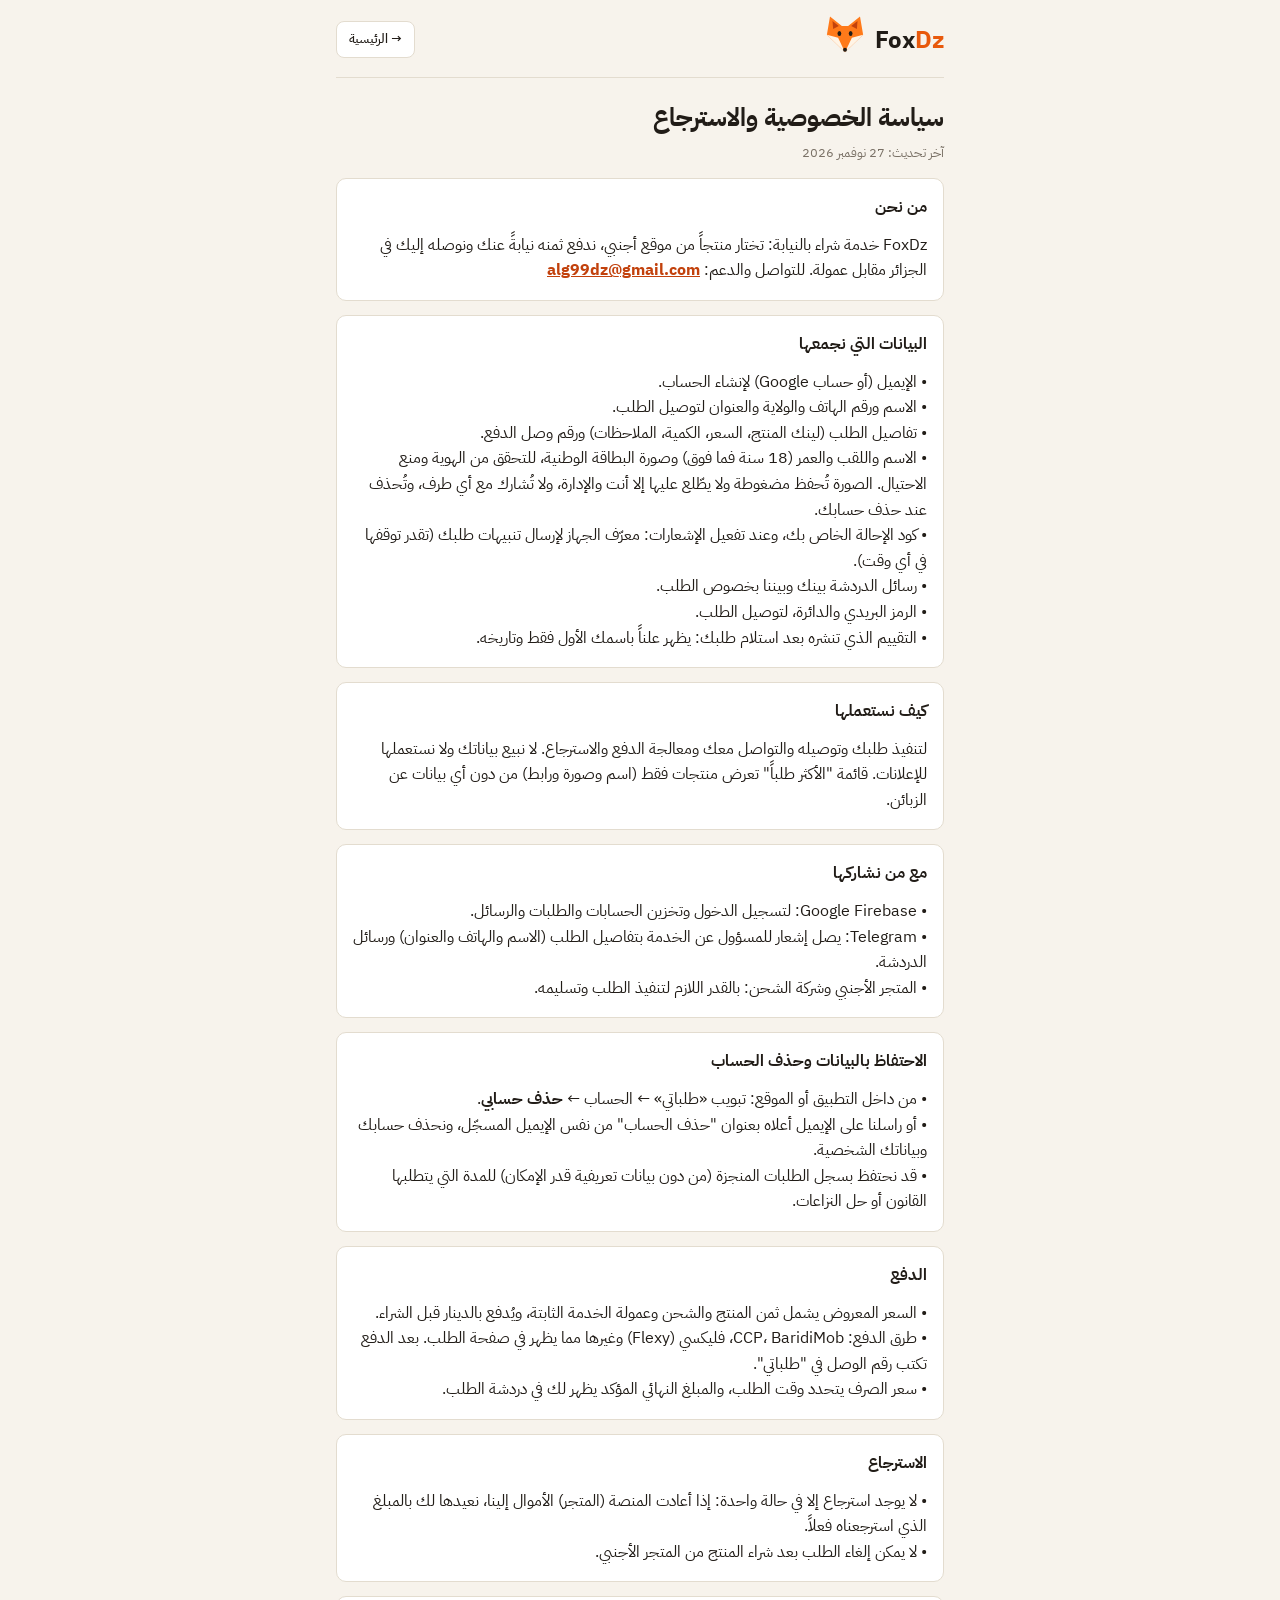
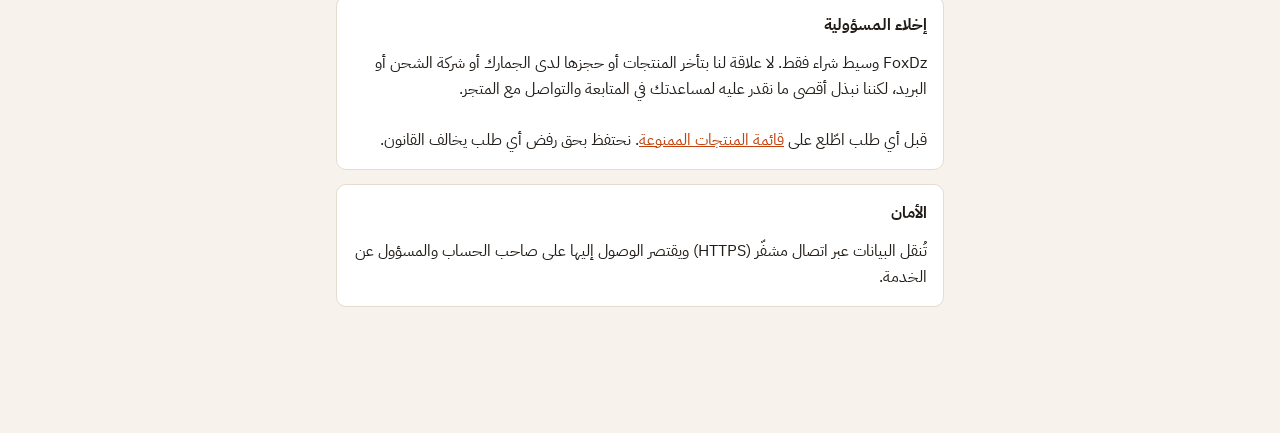
<file: privacy.html>
<!DOCTYPE html>
<html lang="ar" dir="rtl">
<head>
<meta charset="utf-8">
<meta name="viewport" content="width=device-width,initial-scale=1">
<title>FoxDz — الخصوصية والاسترجاع</title>
<link rel="icon" href="logo.svg" type="image/svg+xml">
<script>document.write('<link rel="stylesheet" href="https://fonts.googleapis.com/css2?family=IBM+Plex+Sans+Arabic:wght@400;500;600;700&display=swap">')</script>
<link rel="stylesheet" href="style.css">
</head>
<body>
<div class="wrap">
  <div class="top"><div class="brand"><span id="logo"></span><div>Fox<b>Dz</b></div></div><a class="btn sec sm" href="index.html">→ الرئيسية</a></div>
  <h1>سياسة الخصوصية والاسترجاع</h1>
  <div class="muted">آخر تحديث: 27 نوفمبر 2026</div>

  <div class="card"><h2>من نحن</h2>
    FoxDz خدمة شراء بالنيابة: تختار منتجاً من موقع أجنبي، ندفع ثمنه نيابةً عنك ونوصله إليك في الجزائر مقابل عمولة.
    للتواصل والدعم: <b><a href="mailto:alg99dz@gmail.com">alg99dz@gmail.com</a></b></div>

  <div class="card"><h2>البيانات التي نجمعها</h2>
    • الإيميل (أو حساب Google) لإنشاء الحساب.<br>
    • الاسم ورقم الهاتف والولاية والعنوان لتوصيل الطلب.<br>
    • تفاصيل الطلب (لينك المنتج، السعر، الكمية، الملاحظات) ورقم وصل الدفع.<br>
    • الاسم واللقب والعمر (18 سنة فما فوق) وصورة البطاقة الوطنية، للتحقق من الهوية ومنع الاحتيال. الصورة تُحفظ مضغوطة ولا يطّلع عليها إلا أنت والإدارة، ولا تُشارك مع أي طرف، وتُحذف عند حذف حسابك.<br>
    • كود الإحالة الخاص بك، وعند تفعيل الإشعارات: معرّف الجهاز لإرسال تنبيهات طلبك (تقدر توقفها في أي وقت).<br>
    • رسائل الدردشة بينك وبيننا بخصوص الطلب.<br>
    • الرمز البريدي والدائرة، لتوصيل الطلب.<br>
    • التقييم الذي تنشره بعد استلام طلبك: يظهر علناً باسمك الأول فقط وتاريخه.</div>

  <div class="card"><h2>كيف نستعملها</h2>
    لتنفيذ طلبك وتوصيله والتواصل معك ومعالجة الدفع والاسترجاع. لا نبيع بياناتك ولا نستعملها للإعلانات. قائمة "الأكثر طلباً" تعرض منتجات فقط (اسم وصورة ورابط) من دون أي بيانات عن الزبائن.</div>

  <div class="card"><h2>مع من نشاركها</h2>
    • Google Firebase: لتسجيل الدخول وتخزين الحسابات والطلبات والرسائل.<br>
    • Telegram: يصل إشعار للمسؤول عن الخدمة بتفاصيل الطلب (الاسم والهاتف والعنوان) ورسائل الدردشة.<br>
    • المتجر الأجنبي وشركة الشحن: بالقدر اللازم لتنفيذ الطلب وتسليمه.</div>

  <div class="card"><h2>الاحتفاظ بالبيانات وحذف الحساب</h2>
    • من داخل التطبيق أو الموقع: تبويب «طلباتي» ← الحساب ← <b>حذف حسابي</b>.<br>
    • أو راسلنا على الإيميل أعلاه بعنوان "حذف الحساب" من نفس الإيميل المسجّل، ونحذف حسابك وبياناتك الشخصية.<br>
    • قد نحتفظ بسجل الطلبات المنجزة (من دون بيانات تعريفية قدر الإمكان) للمدة التي يتطلبها القانون أو حل النزاعات.</div>

  <div class="card"><h2>الدفع</h2>
    • السعر المعروض يشمل ثمن المنتج والشحن وعمولة الخدمة الثابتة، ويُدفع بالدينار قبل الشراء.<br>
    • طرق الدفع: CCP، BaridiMob، فليكسي (Flexy) وغيرها مما يظهر في صفحة الطلب. بعد الدفع تكتب رقم الوصل في "طلباتي".<br>
    • سعر الصرف يتحدد وقت الطلب، والمبلغ النهائي المؤكد يظهر لك في دردشة الطلب.</div>

  <div class="card"><h2>الاسترجاع</h2>
    • لا يوجد استرجاع إلا في حالة واحدة: إذا أعادت المنصة (المتجر) الأموال إلينا، نعيدها لك بالمبلغ الذي استرجعناه فعلاً.<br>
    • لا يمكن إلغاء الطلب بعد شراء المنتج من المتجر الأجنبي.</div>

  <div class="card"><h2>إخلاء المسؤولية</h2>
    FoxDz وسيط شراء فقط. لا علاقة لنا بتأخر المنتجات أو حجزها لدى الجمارك أو شركة الشحن أو البريد، لكننا نبذل أقصى ما نقدر عليه لمساعدتك في المتابعة والتواصل مع المتجر.<br><br>
    قبل أي طلب اطّلع على <a href="prohibited.html">قائمة المنتجات الممنوعة</a>. نحتفظ بحق رفض أي طلب يخالف القانون.</div>

  <div class="card"><h2>الأمان</h2>
    تُنقل البيانات عبر اتصال مشفّر (HTTPS) ويقتصر الوصول إليها على صاحب الحساب والمسؤول عن الخدمة.</div>
</div>
<script type="module">
import { LOGO } from "./common.js";
document.getElementById("logo").innerHTML = LOGO(40);
</script>
</body>
</html>
</file>
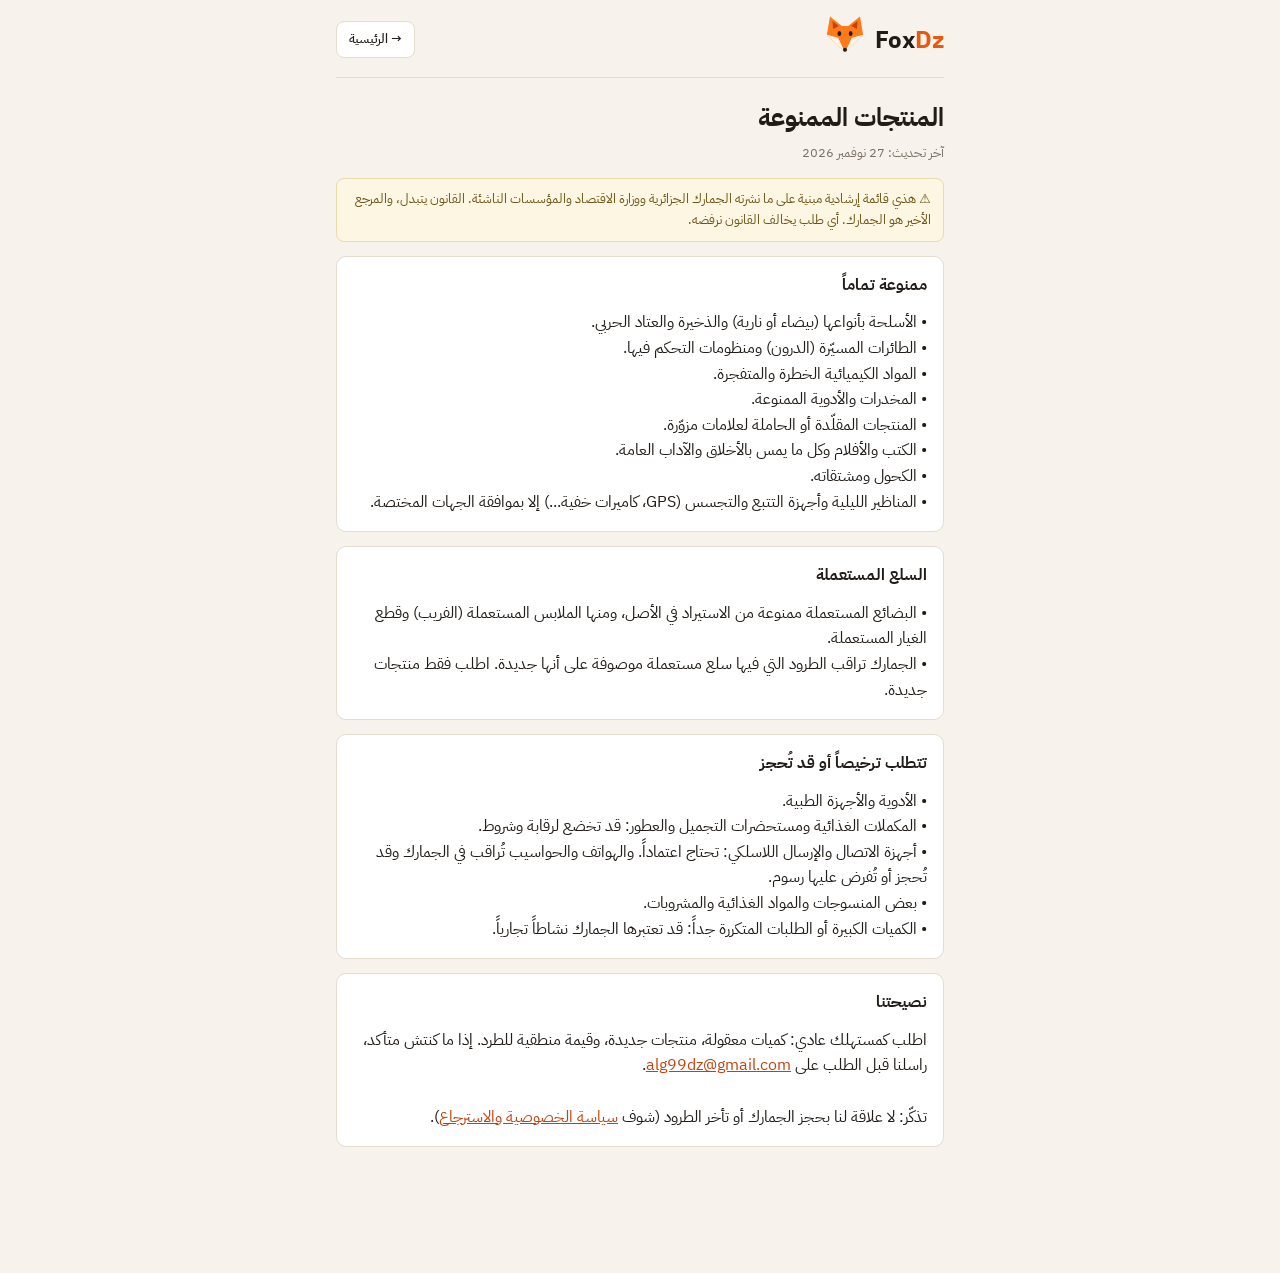
<file: prohibited.html>
<!DOCTYPE html>
<html lang="ar" dir="rtl">
<head>
<meta charset="utf-8">
<meta name="viewport" content="width=device-width,initial-scale=1">
<title>FoxDz — الخصوصية والاسترجاع</title>
<link rel="icon" href="logo.svg" type="image/svg+xml">
<script>document.write('<link rel="stylesheet" href="https://fonts.googleapis.com/css2?family=IBM+Plex+Sans+Arabic:wght@400;500;600;700&display=swap">')</script>
<link rel="stylesheet" href="style.css">
</head>
<body>
<div class="wrap">
  <div class="top"><div class="brand"><span id="logo"></span><div>Fox<b>Dz</b></div></div><a class="btn sec sm" href="index.html">→ الرئيسية</a></div>
  <h1>المنتجات الممنوعة</h1>
  <div class="muted">آخر تحديث: 27 نوفمبر 2026</div>

  <div class="note" style="margin-top:14px">⚠️ هذي قائمة إرشادية مبنية على ما نشرته الجمارك الجزائرية ووزارة الاقتصاد والمؤسسات الناشئة. القانون يتبدل، والمرجع الأخير هو الجمارك. أي طلب يخالف القانون نرفضه.</div>

  <div class="card"><h2>ممنوعة تماماً</h2>
    • الأسلحة بأنواعها (بيضاء أو نارية) والذخيرة والعتاد الحربي.<br>
    • الطائرات المسيّرة (الدرون) ومنظومات التحكم فيها.<br>
    • المواد الكيميائية الخطرة والمتفجرة.<br>
    • المخدرات والأدوية الممنوعة.<br>
    • المنتجات المقلّدة أو الحاملة لعلامات مزوّرة.<br>
    • الكتب والأفلام وكل ما يمس بالأخلاق والآداب العامة.<br>
    • الكحول ومشتقاته.<br>
    • المناظير الليلية وأجهزة التتبع والتجسس (GPS، كاميرات خفية...) إلا بموافقة الجهات المختصة.</div>

  <div class="card"><h2>السلع المستعملة</h2>
    • البضائع المستعملة ممنوعة من الاستيراد في الأصل، ومنها الملابس المستعملة (الفريب) وقطع الغيار المستعملة.<br>
    • الجمارك تراقب الطرود التي فيها سلع مستعملة موصوفة على أنها جديدة. اطلب فقط منتجات جديدة.</div>

  <div class="card"><h2>تتطلب ترخيصاً أو قد تُحجز</h2>
    • الأدوية والأجهزة الطبية.<br>
    • المكملات الغذائية ومستحضرات التجميل والعطور: قد تخضع لرقابة وشروط.<br>
    • أجهزة الاتصال والإرسال اللاسلكي: تحتاج اعتماداً. والهواتف والحواسيب تُراقب في الجمارك وقد تُحجز أو تُفرض عليها رسوم.<br>
    • بعض المنسوجات والمواد الغذائية والمشروبات.<br>
    • الكميات الكبيرة أو الطلبات المتكررة جداً: قد تعتبرها الجمارك نشاطاً تجارياً.</div>

  <div class="card"><h2>نصيحتنا</h2>
    اطلب كمستهلك عادي: كميات معقولة، منتجات جديدة، وقيمة منطقية للطرد. إذا ما كنتش متأكد، راسلنا قبل الطلب على
    <a href="mailto:alg99dz@gmail.com">alg99dz@gmail.com</a>.<br><br>
    تذكّر: لا علاقة لنا بحجز الجمارك أو تأخر الطرود (شوف <a href="privacy.html">سياسة الخصوصية والاسترجاع</a>).</div>
</div>
<script type="module">
import { LOGO } from "./common.js";
document.getElementById("logo").innerHTML = LOGO(40);
</script>
</body>
</html>
</file>
<file: style.css>
:root{--bg:#f7f3ec;--card:#fff;--card2:#f0eadf;--line:#e3dccf;--txt:#211c17;--mut:#7a7166;--or:#e8590c;--or2:#c2410c;--ok:#1f8a5b;--warn:#b7791f;--bad:#c53030}
*{box-sizing:border-box;-webkit-tap-highlight-color:transparent}
body{margin:0;font-family:'IBM Plex Sans Arabic','Tajawal',system-ui,Tahoma,sans-serif;color:var(--txt);line-height:1.6;min-height:100vh;background:var(--bg);padding-bottom:72px}
.wrap{max-width:640px;margin:0 auto;padding:14px 16px 40px}
.top{display:flex;justify-content:space-between;align-items:center;gap:8px;padding-bottom:12px;border-bottom:1px solid var(--line)}
.brand{display:flex;align-items:center;gap:10px;font-weight:700;font-size:24px;direction:ltr;color:var(--txt)}
.brand b{color:var(--or)}
.brand small{font-size:11px;font-weight:400;color:var(--mut);display:block;direction:rtl;margin-top:-4px}
h1{font-size:25px;line-height:1.4;margin:22px 0 8px;font-weight:700}
h2{font-size:16px;margin:0 0 12px;font-weight:700}
.grad{color:var(--or)}
.card{background:var(--card);border:1px solid var(--line);border-radius:10px;padding:16px;margin:14px 0}
label{display:block;font-size:13px;margin:14px 0 5px;color:var(--mut);font-weight:500}
input,select,textarea{width:100%;padding:11px 12px;border:1px solid var(--line);border-radius:8px;font-size:15px;background:#fff;color:var(--txt);font-family:inherit;outline:none;transition:border-color .15s}
input:focus,select:focus,textarea:focus{border-color:var(--or)}
textarea{min-height:68px;resize:vertical}
::placeholder{color:#b3aa9c}
button,.btn{display:inline-block;text-align:center;text-decoration:none;padding:11px 18px;border:0;border-radius:8px;background:var(--or);color:#fff;font-size:15px;font-weight:600;cursor:pointer;margin-top:12px;font-family:inherit}
button:hover,.btn:hover{background:var(--or2)}
button:active,.btn:active{transform:translateY(1px)}
button:disabled{opacity:.5}
button.sec,.btn.sec{background:#fff;color:var(--txt);border:1px solid var(--line);font-weight:500}
button.sec:hover,.btn.sec:hover{background:var(--card2)}
button.sm,.btn.sm{padding:7px 12px;font-size:13px;margin-top:0}
.full{width:100%}.row{display:flex;gap:10px}.row>*{flex:1;min-width:0}
.quote{background:#fff7ed;border:1px solid #f5d5b8;border-radius:8px;padding:12px;margin-top:14px;font-size:14px}
.quote .tot{font-size:23px;font-weight:700}
.badge{display:inline-block;padding:2px 10px;border-radius:5px;font-size:12px;font-weight:600;background:var(--card2);color:var(--mut);white-space:nowrap}
.b-new{background:#fdf1d8;color:var(--warn)}
.b-paid,.b-purchased,.b-shipped,.b-arrived{background:#fde6d6;color:var(--or2)}
.b-delivered{background:#dcf2e6;color:var(--ok)}
.b-delayed,.b-held,.b-refunded,.b-cancelled{background:#fbe0e0;color:var(--bad)}
.msg{padding:10px 12px;border-radius:8px;margin:10px 0;font-size:14px}.err{background:#fbe0e0;color:#8f2222}.ok{background:#dcf2e6;color:#175f40}
.muted{color:var(--mut);font-size:13px}
a{color:var(--or2);word-break:break-all}.hide{display:none!important}
.steps{display:grid;grid-template-columns:repeat(4,1fr);gap:8px;margin:18px 0;counter-reset:s}
.step{background:var(--card);border:1px solid var(--line);border-radius:8px;padding:10px 6px;text-align:center;font-size:12.5px;counter-increment:s;line-height:1.35}
.step i{display:block;font-style:normal;font-weight:700;color:var(--or);font-size:18px}
.step i:before{content:counter(s)}
.dot{display:inline-block;width:8px;height:8px;border-radius:50%;background:var(--or);margin-inline-start:6px}
.ord{display:flex;gap:12px;align-items:center}
.ord img{width:56px;height:56px;border-radius:8px;object-fit:cover;background:var(--card2);flex:none}
.ord .ph{width:56px;height:56px;border-radius:8px;background:var(--card2);display:grid;place-items:center;font-size:22px;flex:none}
.grow{flex:1;min-width:0}.grow b{display:block;overflow:hidden;text-overflow:ellipsis;white-space:nowrap}
.tabs{display:flex;gap:6px;margin:14px 0 4px}.tabs button{margin:0;flex:1}
.chips{display:flex;gap:6px;overflow-x:auto;padding:4px 0 8px}
.chip{margin:0;padding:6px 13px;font-size:13px;border-radius:30px;background:#fff;color:var(--txt);border:1px solid var(--line);white-space:nowrap;font-weight:500}
.chip.on{background:var(--txt);color:#fff;border-color:var(--txt)}
.tiles{display:grid;grid-template-columns:1fr 1fr;gap:10px;margin:12px 0}
.tile{background:var(--card);border:1px solid var(--line);border-radius:10px;padding:12px}
.tile b{display:block;font-size:22px}.tile span{color:var(--mut);font-size:12px}
details{background:var(--card);border:1px solid var(--line);border-radius:10px;margin:10px 0;overflow:hidden}
summary{padding:13px 14px;cursor:pointer;list-style:none}summary::-webkit-details-marker{display:none}
details .body{padding:0 14px 14px;border-top:1px solid var(--line)}
.kv{margin:8px 0;font-size:14px}.kv span{color:var(--mut)}
.or{display:flex;align-items:center;gap:10px;color:var(--mut);font-size:12px;margin:14px 0 2px}.or:before,.or:after{content:'';flex:1;height:1px;background:var(--line)}
.banner{background:var(--txt);color:#fff;font-weight:500;text-align:center;padding:9px 12px;border-radius:8px;margin:12px 0;font-size:14px}
.nav{position:fixed;bottom:0;left:0;right:0;display:flex;background:#fff;border-top:1px solid var(--line);z-index:20}
.nav button{flex:1;margin:0;border-radius:0;background:transparent;color:var(--mut);padding:8px 4px 7px;font-size:11.5px;font-weight:500}
.nav button:hover{background:transparent}
.nav button svg{display:block;margin:0 auto 2px;width:22px;height:22px;stroke:currentColor;fill:none;stroke-width:1.8;stroke-linecap:round;stroke-linejoin:round}
.nav button.on{color:var(--or)}
.fab{position:fixed;left:14px;bottom:80px;width:48px;height:48px;border-radius:50%;background:var(--or);display:grid;place-items:center;font-size:22px;text-decoration:none;z-index:21;border:2px solid #fff}
.sale{display:flex;justify-content:space-between;align-items:center;gap:10px;padding:10px 0;border-bottom:1px solid var(--line)}
.sale:last-child{border:0}.sale .d{font-weight:700;color:var(--or2);white-space:nowrap}
.stars{color:#d98a00;letter-spacing:2px}
.star{display:inline-block;font-size:26px;cursor:pointer;color:var(--line);padding:0 2px}.star.on{color:#d98a00}
.rev{padding:10px 0;border-bottom:1px solid var(--line)}.rev:last-child{border:0}
.grid2{display:grid;grid-template-columns:1fr 1fr;gap:8px}
.tag{display:inline-block;padding:2px 9px;border-radius:5px;font-size:11px;background:var(--card2);color:var(--mut)}
.note{background:#fdf6e3;border:1px solid #eadba8;color:#6b5516;border-radius:8px;padding:10px 12px;font-size:13px;margin-top:10px}

#toast{position:fixed;left:12px;right:12px;bottom:78px;max-width:600px;margin:0 auto;padding:12px 14px;border-radius:8px;font-size:14px;font-weight:600;z-index:50;display:none;cursor:pointer;box-shadow:0 4px 14px rgba(0,0,0,.18)}
#toast.show{display:block}#toast.bad{background:#c53030;color:#fff}#toast.ok{background:#1f8a5b;color:#fff}
.linkbtn{background:none;border:0;color:var(--or2);padding:6px 0;margin:6px 0 0;font-size:13px;font-weight:500;text-decoration:underline}
.linkbtn:hover{background:none}
.chk{display:flex;gap:8px;align-items:flex-start;margin-top:12px;font-size:13px;color:var(--mut)}
.chk input{width:auto;margin-top:4px}
.idprev{max-width:100%;max-height:170px;border-radius:8px;border:1px solid var(--line);margin-top:8px}
</file>
